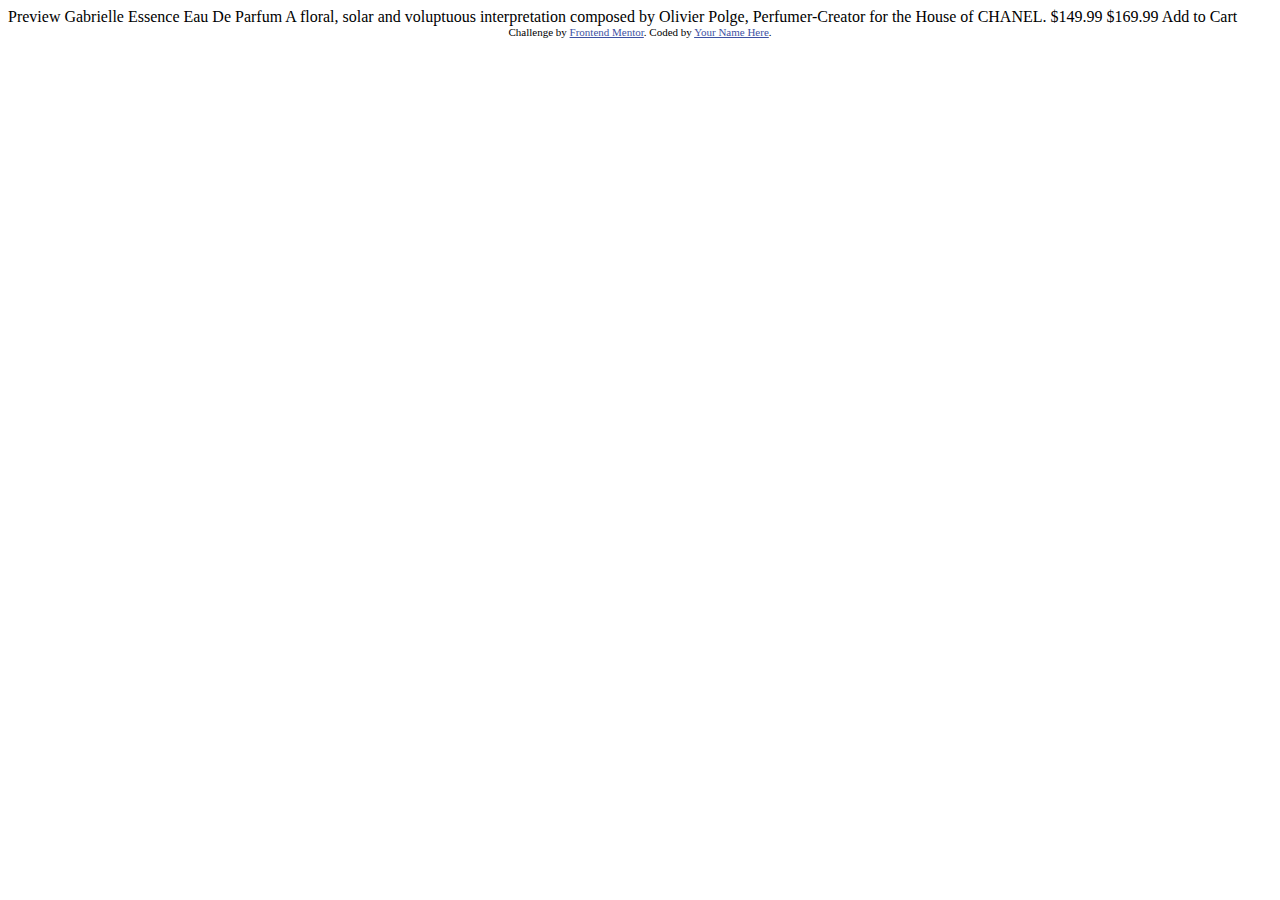
<file: front-end/Product-preview-card-comp/index.html>
<!DOCTYPE html>
<html lang="en">
<head>
  <meta charset="UTF-8">
  <meta name="viewport" content="width=device-width, initial-scale=1.0"> <!-- displays site properly based on user's device -->

  <link rel="icon" type="image/png" sizes="32x32" href="./images/favicon-32x32.png">
  
  <title>Frontend Mentor | Product preview card component</title>

  <!-- Feel free to remove these styles or customise in your own stylesheet 👍 -->
  <style>
    .attribution { font-size: 11px; text-align: center; }
    .attribution a { color: hsl(228, 45%, 44%); }
  </style>
</head>
<body>

  Preview

  Gabrielle Essence Eau De Parfum

  A floral, solar and voluptuous interpretation composed by Olivier Polge, 
  Perfumer-Creator for the House of CHANEL.

  $149.99
  $169.99

  Add to Cart
  
  <div class="attribution">
    Challenge by <a href="https://www.frontendmentor.io?ref=challenge" target="_blank">Frontend Mentor</a>. 
    Coded by <a href="#">Your Name Here</a>.
  </div>
</body>
</html>
</file>
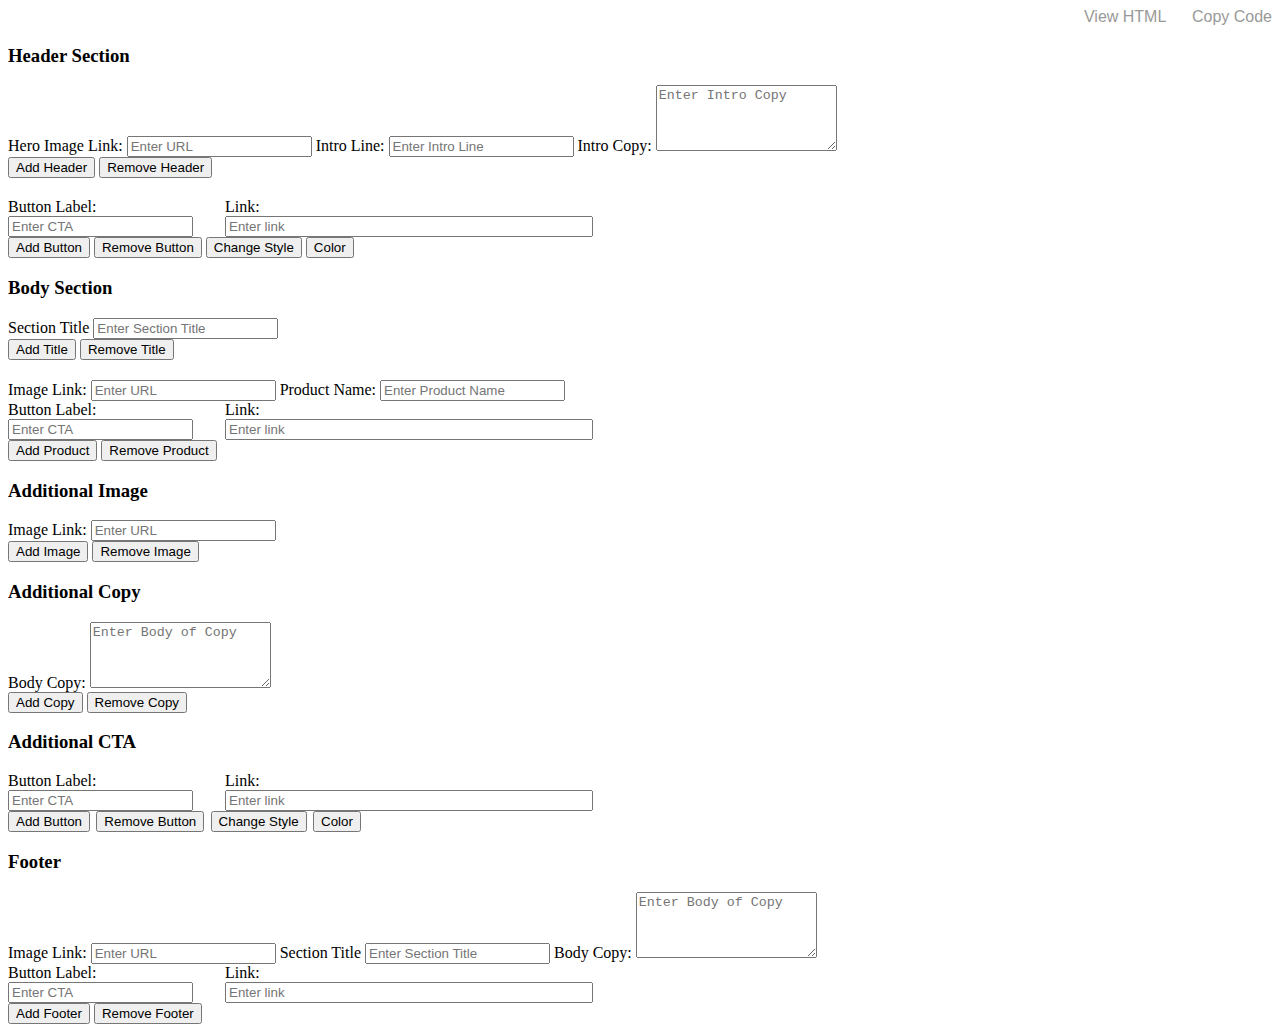
<file: pages/pb_newsletter_builder.html>
<!DOCTYPE html>
<html>
  <head>
    <title>PB-Newsletter-Template</title>
    
    <link rel="stylesheet" href="https://thurnix01.github.io/absolondesigns/pages/css/pb_newsletter_builder.css">
      <link rel="stylesheet" href="https://thurnix01.github.io/absolondesigns/pages/css/pb_newsletter.css">

     
    <!-------------------------------------Script Start----------------------------------------------->

    <script type="text/javascript" src="https://thurnix01.github.io/absolondesigns/pages/script/component_builder.js"></script>

    <!-----------------Button-Alternate---------------------------->

    <script type="text/javascript" src="https://thurnix01.github.io/absolondesigns/pages/script/button_alternate.js"></script>

    <!----------------Hide Element---------------------------->

    <script type="text/javascript" src="https://thurnix01.github.io/absolondesigns/pages/script/hide_element.js"></script>

    <!-----------------HTML-vs-Live---------------------------->
    <script type="text/javascript" src="https://thurnix01.github.io/absolondesigns/pages/script/html-vs-live.js"></script>


  </head>
 <body class="_body_style">
    <div class="component-builder">

        <div style="width: 100%;display: flex; justify-content: flex-end; margin-right: 10px; color: #999; font-family: sans-serif;">
            <!--            <span onclick="addStyle()" style="margin-right: 24px; cursor: pointer;">Add CSS</span>-->
            <span onclick="toggleView()" style="width: 100px; margin-right: 8px; cursor: pointer;">View HTML</span>
            <span onclick="copyToClipboard()" style="cursor: pointer;">Copy Code</span>

        </div>





        <h3>Header Section</h3>

        <label for="hero-image">Hero Image Link:</label>
        <input type="text" id="hero-image" placeholder="Enter URL">

        <label for="intro-line">Intro Line:</label>
        <input type="text" id="intro-line" placeholder="Enter Intro Line">


        <label for="body-copy">Intro Copy:</label>
        <textarea id="body-copy" rows="4" placeholder="Enter Intro Copy"></textarea>




        <div style="margin-bottom: 20px;">
            <button onclick="addTemplate()">Add Header</button>
            <button onclick="removeTemplate()">Remove Header</button>
        </div>

        <div style="display: flex; gap: 2rem;">
            <div style=" display: grid">
                <label for="buttonLabel">Button Label:</label>
                <input type="text" id="buttonLabel" name="buttonLabel" placeholder="Enter CTA">
            </div>
            <div style="display: grid; max-width: 360px; width: 100%;">
                <label for="buttonHref">Link:</label>
                <input type="url" id="buttonHref" name="buttonHref" style="width: 100%;" placeholder="Enter link">
            </div>
        </div>

        <div>
            <button onclick="addTemplate1()">Add Button</button>
            <button onclick="removeTemplate1()">Remove Button</button>
            <button onclick="buttonStyle()">Change Style</button>
            <button onclick="buttonStyleColor()">Color</button>
        </div>



        <h3>Body Section</h3>

        <label for="intro-body-title">Section Title</label>
        <input type="text" id="intro-body-title" placeholder="Enter Section Title">

        <div style="margin-bottom: 20px;">
            <button onclick="addTemplate2()">Add Title</button>
            <button onclick="removeTemplate2()">Remove Title</button>
        </div>


        <label for="image-1">Image Link:</label>
        <input type="text" id="image-1" placeholder="Enter URL">

        <label for="image-copy-1">Product Name:</label>
        <input type="text" id="image-copy-1" placeholder="Enter Product Name">


        <div style="display: flex; gap: 2rem;">
            <div style=" display: grid">
                <label for="buttonLabel1">Button Label:</label>
                <input type="text" id="buttonLabel1" name="buttonLabel1" placeholder="Enter CTA">
            </div>
            <div style="display: grid; max-width: 360px; width: 100%;">
                <label for="buttonHref1">Link:</label>
                <input type="url" id="buttonHref1" name="buttonHref1" style="width: 100%;" placeholder="Enter link">
            </div>
        </div>


        <div>
            <button onclick="addTemplate3()">Add Product</button>
            <button onclick="removeTemplate3()">Remove Product</button>
        </div>

        <h3>Additional Image</h3>


        <label for="image-2">Image Link:</label>
        <input type="text" id="image-2" placeholder="Enter URL">



        <div>
            <button onclick="addTemplate4()">Add Image</button>
            <button onclick="removeTemplate4()">Remove Image</button>
        </div>


        <h3>Additional Copy</h3>

        <label for="body-copy-2">Body Copy:</label>
        <textarea id="body-copy-2" rows="4" placeholder="Enter Body of Copy"></textarea>


        <div>
            <button onclick="addTemplate5()">Add Copy</button>
            <button onclick="removeTemplate5()">Remove Copy</button>
        </div>




        <h3>Additional CTA</h3>
        <div style="display: flex; gap: 2rem;">
            <div style=" display: grid">
                <label for="buttonLabel2">Button Label:</label>
                <input type="text" id="buttonLabel2" name="buttonLabel2" placeholder="Enter CTA">
            </div>
            <div style="display: grid; max-width: 360px; width: 100%;">
                <label for="buttonHref2">Link:</label>
                <input type="url" id="buttonHref2" name="buttonHref2" style="width: 100%;" placeholder="Enter link">
            </div>
        </div>


        <div style="display: flex; align-items: center; gap: 0.4rem;">
            <button onclick="addTemplate6()">Add Button</button>
            <button onclick="removeTemplate6()">Remove Button</button>
            <button onclick="buttonStyle2()">Change Style</button>
            <button onclick="buttonStyleColor2()">Color</button>
        </div>

        <h3>Footer</h3>

        <label for="image-3">Image Link:</label>
        <input type="text" id="image-3" placeholder="Enter URL">

        <label for="intro-body-title-2">Section Title</label>
        <input type="text" id="intro-body-title-2" placeholder="Enter Section Title">


        <label for="body-copy-3">Body Copy:</label>
        <textarea id="body-copy-3" rows="4" placeholder="Enter Body of Copy"></textarea>

        <div style="display: flex; gap: 2rem;">
            <div style=" display: grid">
                <label for="buttonLabel3">Button Label:</label>
                <input type="text" id="buttonLabel3" name="buttonLabel3" placeholder="Enter CTA">
            </div>
            <div style="display: grid; max-width: 360px; width: 100%;">
                <label for="buttonHref3">Link:</label>
                <input type="url" id="buttonHref3" name="buttonHref3" style="width: 100%;" placeholder="Enter link">
            </div>
        </div>


        <div>
            <button onclick="addTemplate7()">Add Footer</button>
            <button onclick="removeTemplate7()">Remove Footer</button>
        </div>



    </div>

    <div id="editor" contenteditable="true">

        <div id="container" style=" margin:0; -webkit-text-size-adjust:none; text-size-adjust:none; background-color:#fff; width: 100%; margin: 0 auto; max-width: 600px;" width="600">




            <head>
                <link rel="stylesheet" type="text/css" href="https://thurnix01.github.io/absolondesigns/pages/css/pb_newsletter.css">
                <style>
                    @media screen {
                        @font-face {
                            font-family: 'tungsten';
                            font-style: normal;
                            src: local('tungsten Regular'), local('tungsten-Regular'), url(https://www.performancebike.com/content/skins/performancebike/fonts/Tungsten-Medium.woff) format('woff');
                            font-display: swap;
                        }
                    }

                    @media screen {
                        @font-face {
                            font-family: 'UniversLTStd-Cn';
                            font-style: normal;
                            src: local('UniversLTStd-Cn Regular'), local('UniversLTStd-Cn-Regular'), url(https://www.performancebike.com/content/skins/performancebike/fonts/UniversLTStd-Cn.woff2) format('woff');
                            font-display: swap;
                        }

                    }

                    .two_Cln_1_6 {
                        padding: 0 2em !important;
                    }

                    .two_Cln_Rgt_Cln_4_6.ltr {
                        float: left !important;
                        text-align: center;
                    }

                    @media only screen and (max-width: 599px) {
                        .flexing {
                            display: flex;
                            flex-direction: column;
                        }
                    }

                    ._cta_btn:hover {
                        background-color: #333 !important;
                    }

                    }
                </style>

            </head>
        </div>
    </div>


</body>
   
  
</html>
</file>
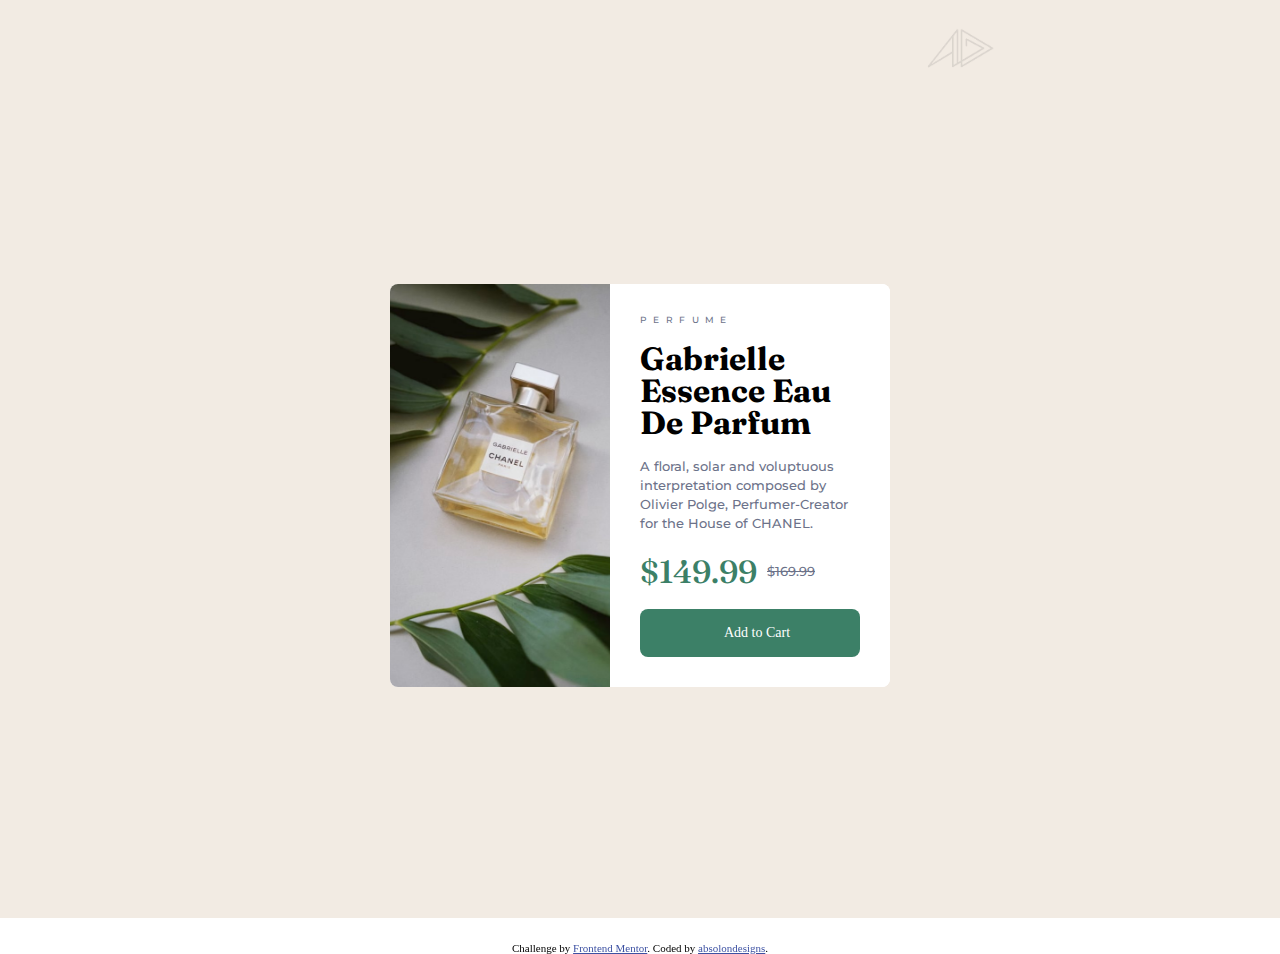
<file: pages/product-preview-comp.html>
<!DOCTYPE html>
<html lang="en">
<head>
  <meta charset="UTF-8">
  <meta name="viewport" content="width=device-width, initial-scale=1.0"> <!-- displays site properly based on user's device -->




  <link rel="icon" type="image/png" sizes="32x32" href="https://thurnix01.github.io/absolondesigns_old/images/ad-favicon-32x32.png">
   <link rel="stylesheet" href="https://cdnjs.cloudflare.com/ajax/libs/font-awesome/4.7.0/css/font-awesome.min.css">
  <link rel="preconnect" href="https://fonts.googleapis.com">
<link rel="preconnect" href="https://fonts.gstatic.com" crossorigin>
<link href="https://fonts.googleapis.com/css2?family=Fraunces:opsz,wght@9..144,700&family=Montserrat:wght@200;300;400;500;700&display=swap" rel="stylesheet">
  
  <title>Frontend Mentor | Product preview card component</title>

  <!-- Feel free to remove these styles or customise in your own stylesheet 👍 -->
  <style>
      

      
      
      :root {
          --Dark-cyan: hsl(158, 36%, 37%);
          --Darker-cyan: hsl(156, 42%, 17%);
          --Cream: hsl(30, 38%, 92%);
          --Very-dark-blue: hsl(212, 21%, 14%);
          --Dark-grayish-blue: hsl(228, 12%, 48%);
          --White: hsl(0, 0%, 100%);
          --Black: hsl(0,0%,0%;);
            }
      
            body{
          font-size: 14px;
          font-weight: 500;
            margin: 0 !important;
          
      }
      
      .main_body{
          width: 100%;  height: 100vh; background-color: var(--Cream); margin: 0 auto; align-content: center; display: block; padding-bottom: 18px;
          
      }
      
      .main_block{
          
          width: 500px; height: auto; background-color: #fff; display: flex; margin:200px auto; border-radius: 8px; overflow: hidden;
          
      }
      
      .img_block{
          width: 50%; 
      }
      
            .picture{
          width: 100%; display: flex; object-fit: cover; height: 100%;
      }
      

        .info_block {
            background-color: var(--White);
            width: 50%; padding: 30px;
        }
      
      .product{
      color: var(--Dark-grayish-blue);
      font-family: 'Montserrat';
      text-transform: uppercase;
      font-size: .575rem;
      letter-spacing: .4rem;
      padding-bottom: 18px;


      }

      .name{
      color: var(--Black);
      font-family: 'Fraunces';
      font-weight: 700;
      font-size: 2rem;
      line-height: 2rem;
      padding-bottom: 18px;

      }

      .desc{
      color: var(--Dark-grayish-blue);
      font-family: 'Montserrat';
      font-size: .8rem;
      line-height: 1.2rem;
      padding-bottom: 18px;
   
      }
      
      .price{
          color: var(--Dark-cyan);
          font-family: 'Fraunces';
          font-size: 2rem;
          display: flex;
          align-items:center; 
          padding-bottom: 18px;
        

                
      }
      
      .price-strike{
          font-family: 'Montserrat'; font-size: .8rem; color: var(--Dark-grayish-blue);  text-decoration: line-through;  padding-left: 10px;
      }
        
      
      .btn{
          display: flex;
          align-items:center; 
          background-color: var(--Dark-cyan);
          height: 48px;
          border-radius: 8px;
          color:  var(--White);
          justify-content: center;
        
      }
      
      
      .btn:hover{
        background-color: var(--Darker-cyan);
        cursor:pointer;
        
      }
      
      .btn::before    {
          content: url(https://thurnix01.github.io/absolondesigns/images/icon-cart.svg);
          padding-right: 14px;    
          
      }
      
      /* mobile-view */
      
    @media only screen and (max-width: 700px) {
        
              .main_body{
          width: 100%;  height: auto; background-color: hsl(30, 38%, 92%); margin: 0 auto; align-content: center; display: block;
      }
        
        
            .main_block{
          width: 375px; height: auto; background-color: #fff; display: block; margin:200px auto; border-radius: 8px; overflow: hidden;
      }
      
        
            .img_block{
          width: 100%; 
         height: 300px;
    
      }
        
            .info_block {
            background-color: var(--White);
            width: 300px; 
  
        }
        
      .desc{
      color: var(--Dark-grayish-blue);
      font-family: 'Montserrat';
      font-size: .9rem;
      line-height: 1.6rem;
      padding-bottom: 18px;
   
      }

        
      }
      
            .attribution { font-size: 11px; text-align: center; padding-top: 24px;}
            .attribution a { color: hsl(228, 45%, 44%); }

            .logo{
            width:10%;float: right;
            mix-blend-mode: difference;
            opacity: 0.1;
            }

            .nav_items{
            color: #fff;
            }


            .topnav {
            overflow: hidden;
            display: flex;
            justify-content: center;
            width: 860px;
            margin: 0 auto;
            height: auto;

            }

            .topnav a {
            float: right;
            display: block;
            color: #d9d9d9;
            text-align: center;
            padding: 14px 16px;
            text-decoration: none;
            font-size: 17px;
            font-family: 'Montserrat';
            font-size: 1rem;
            }

            .topnav a:hover {
            text-decoration: underline;
            color: #fff;
            }

            .topnav a.active {

            color: white;
            }

            .topnav .icon {
            display: none;

            }

            #hide{
            display: none;
            }

            @media screen and (max-width: 700px) {
            .topnav a:not(:first-child) {display: none;}
            .topnav a.icon {
            float: right;
            display: block;
            }
            }

            @media screen and (max-width: 700px) {
            .topnav.responsive {position: relative;}
            .topnav.responsive .icon {
            position: absolute;
            right: 0;
            top: 0;
            }
            .topnav.responsive a {
            float: none;
            display: block;
            text-align: right;
            position: relative;

            }
            .logo{
            width:18%;
            float: right;
            padding-right: 30px
            }


            #hide{
            display: block;
            }
                
            .topnav {
            width: 100%;
            }


            }

  </style>
</head>
<body>
 
 
  
  <div class="main_body">
   
   
    <div class="nav_wrapper">

        
        
        <div class="topnav" id="myTopnav">

            <a href="https://thurnix01.github.io/absolondesigns/" class="active"><img src="https://thurnix01.github.io/absolondesigns_old/images/ad_logo.png" class="logo"></a>
  
           
        </div>

        

        
    </div>
    
     <div class="main_block">
     
     <div class="img_block"><img src="https://thurnix01.github.io/absolondesigns_old/images/image-product-desktop.jpg" class="picture" ></div>
         <div class="info_block">
         
         
         <div class="product">perfume</div>
         <div class="name">Gabrielle Essence Eau De Parfum</div>
         <div class="desc">A floral, solar and voluptuous interpretation composed by Olivier Polge, Perfumer-Creator for the House of CHANEL.</div>
             <div class="price">$149.99 <span class="price-strike">$169.99</span></div>
         <div class="btn">Add to Cart</div>
           
           
        </div>
     </div>
      
  </div>


  
  <div class="attribution">
    Challenge by <a href="https://www.frontendmentor.io?ref=challenge" target="_blank">Frontend Mentor</a>. 
    Coded by <a href="https://thurnix01.github.io/absolondesigns/">absolondesigns</a>.
  </div>
</body>

<script>
function myFunction() {
  var x = document.getElementById("myTopnav");
  if (x.className === "topnav") {
    x.className += " responsive";
  } else {
    x.className = "topnav";
  }
}
</script>

</html>
</file>
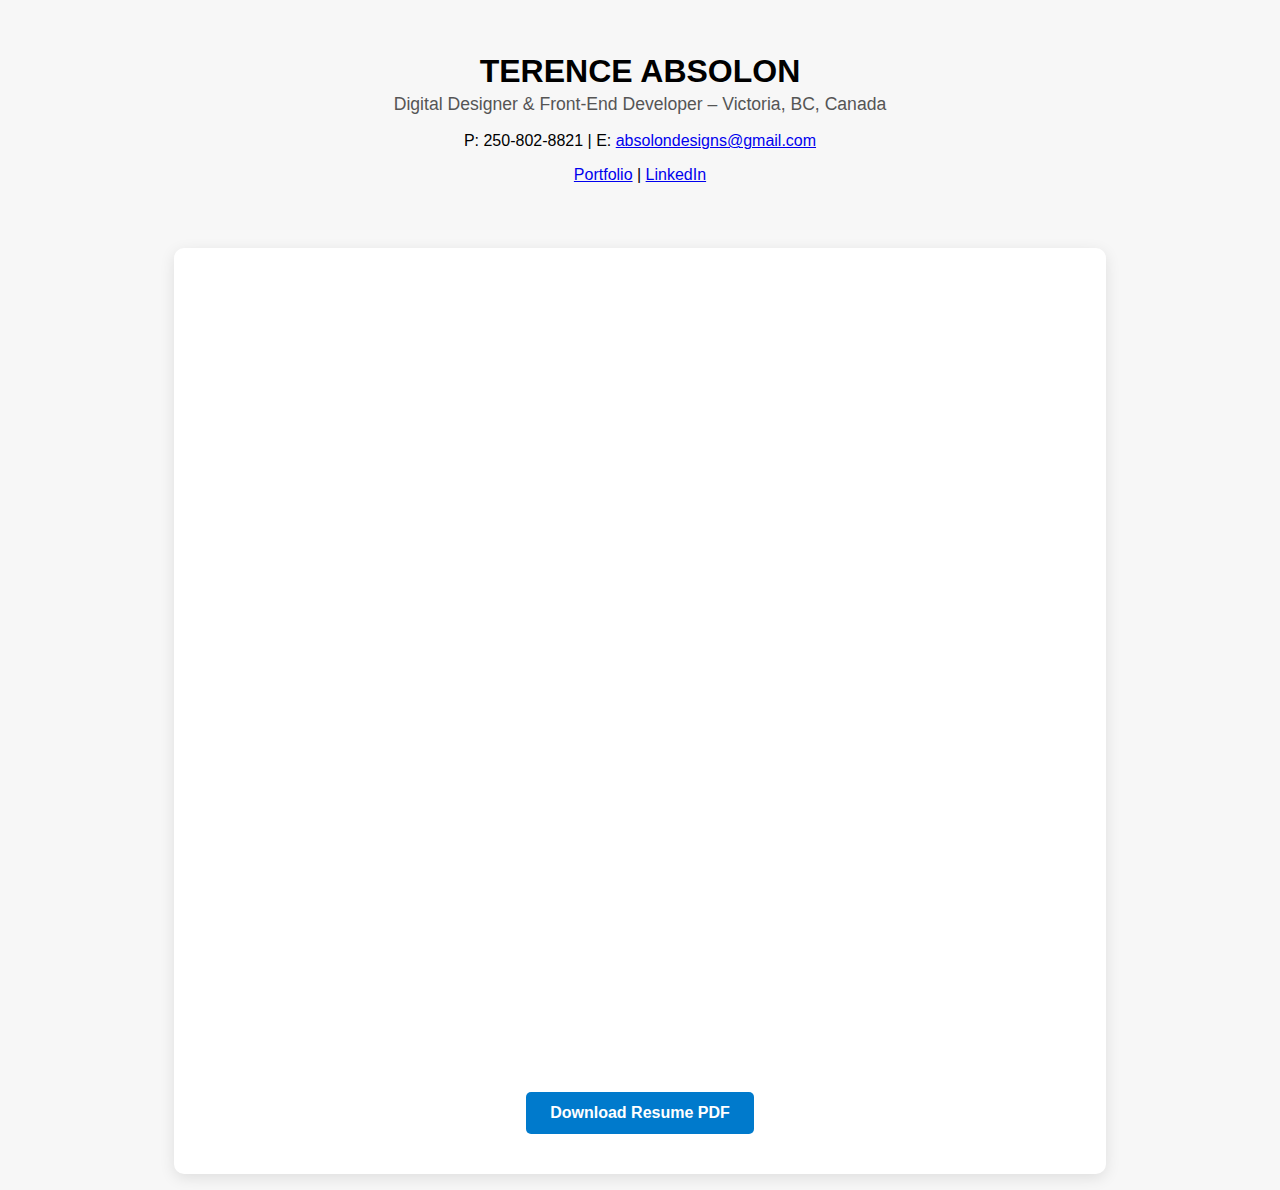
<file: pages/resume.html>
<!DOCTYPE html>
<html lang="en">
<head>
  <meta charset="UTF-8">
  <meta name="viewport" content="width=device-width, initial-scale=1.0">
  <title>Bc ATS Resume – Terence Absolon (2026)</title>
  <style>
    body {
      font-family: Arial, sans-serif;
      background-color: #f7f7f7;
      margin: 0;
      padding: 0;
      display: flex;
      flex-direction: column;
      align-items: center;
      min-height: 100vh;
    }

    header {
      text-align: center;
      margin: 2rem 1rem;
    }

    h1 {
      margin-bottom: 0.2rem;
      font-size: 2rem;
    }

    p.subtitle {
      margin-top: 0;
      color: #555;
      font-size: 1.1rem;
    }

    .resume-container {
      width: 90%;
      max-width: 900px;
      margin: 1rem auto;
      background: #fff;
      border-radius: 10px;
      box-shadow: 0 4px 15px rgba(0,0,0,0.1);
      padding: 1rem;
    }

    .resume-frame {
      width: 100%;
      height: 800px;
      border: none;
      border-radius: 10px;
    }

    .download-btn {
      display: inline-block;
      margin: 1.5rem 0;
      padding: 0.75rem 1.5rem;
      background: #007ACC;
      color: white;
      text-decoration: none;
      border-radius: 5px;
      font-weight: bold;
      transition: background 0.3s;
    }

    .download-btn:hover {
      background: #005A99;
    }

    @media (max-width: 600px) {
      .resume-frame {
        height: 600px;
      }
    }
  </style>
</head>
<body>

  <header>
    <h1>TERENCE ABSOLON</h1>
    <p class="subtitle">Digital Designer & Front-End Developer – Victoria, BC, Canada</p>
    <p>P: 250-802-8821 | E: <a href="mailto:absolondesigns@gmail.com">absolondesigns@gmail.com</a></p>
    <p>
      <a href="https://www.behance.net/absolondesigns" target="_blank">Portfolio</a> | 
      <a href="https://www.linkedin.com/in/terence-absolon" target="_blank">LinkedIn</a>
    </p>
  </header>

  <div class="resume-container">
    <iframe 
      class="resume-frame" 
      src="https://thurnix01.github.io/absolondesigns_old/images/Terence_Absolon_Resume.pdf" 
      title="Terence Absolon Resume PDF">
    </iframe>

    <div style="text-align: center;">
      <a href="resume.pdf" download="Bc_ATS_Resume_Terence_Absolon_2026.pdf" class="download-btn">
        Download Resume PDF
      </a>
    </div>
  </div>

</body>
</html>
</file>
